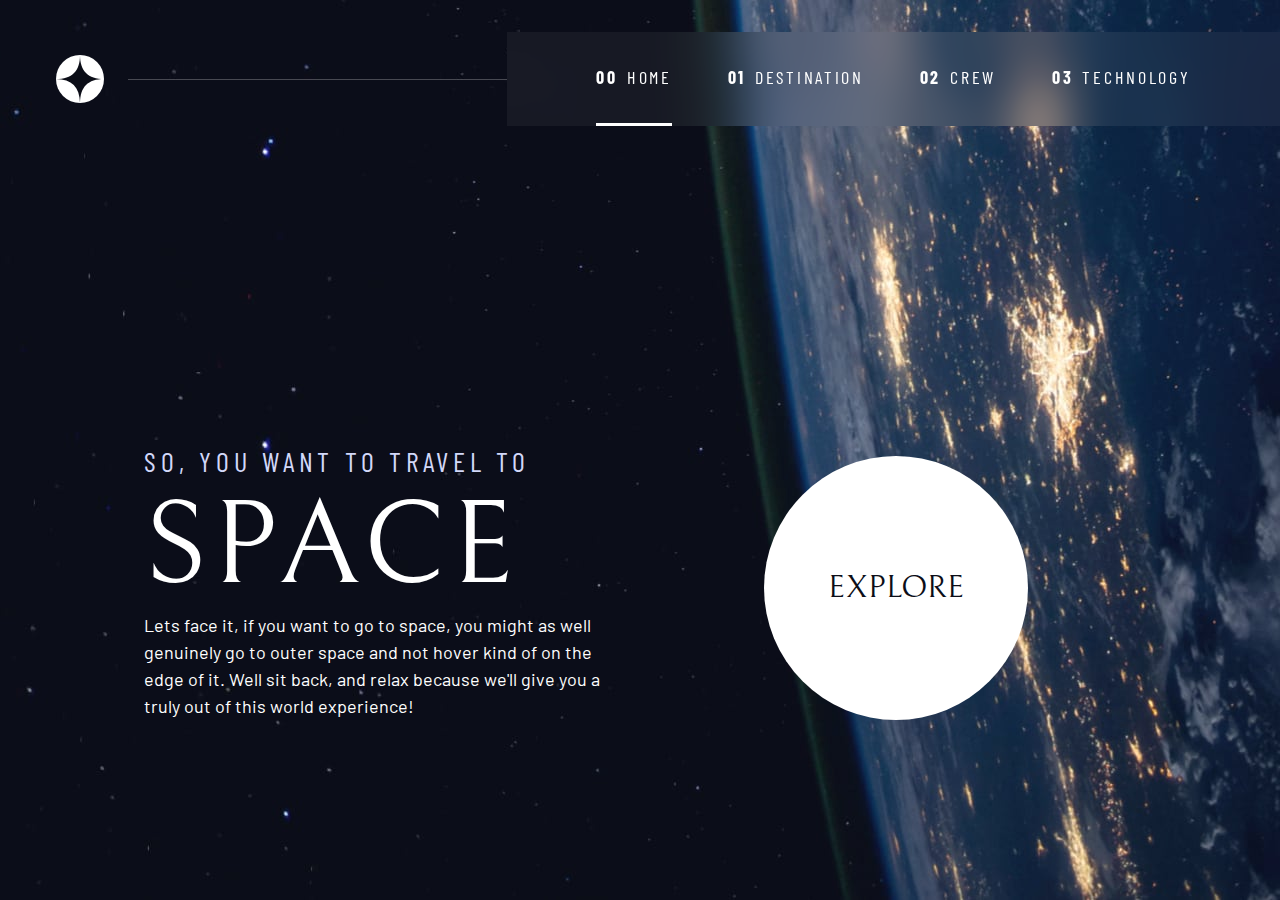
<file: index.html>
<!DOCTYPE html>
<html lang="en">

<head>
  <meta charset="UTF-8" />
  <meta name="viewport" content="width=device-width, initial-scale=1.0" />

  <link rel="icon" type="image/png" sizes="32x32" href="./assets/favicon-32x32.png" />
  <!-- Google fonts -->
  <link rel="preconnect" href="https://fonts.googleapis.com" />
  <link rel="preconnect" href="https://fonts.gstatic.com" crossorigin />
  <link
    href="https://fonts.googleapis.com/css2?family=Barlow+Condensed:wght@400;700&family=Bellefair&family=Barlow:wght@400;700&display=swap"
    rel="stylesheet" />

  <!-- Our custom CSS -->
  <link rel="stylesheet" href="style.css" />
  <title>Space Express</title>
</head>

<body class="home">
  <a class="skip-to-content" href="#main">Skip to content</a>
  <header class="primary-header flex">
    <div>
      <img src="./assets/shared/logo.svg" alt="space tourism logo" class="logo">
    </div>
    <button class="mobile-nav-toggle" aria-controls="primary-navigation"><span class="sr-only"
        aria-expanded="false">Menu</span></button>
    <nav>
      <ul id="primary-navigation" data-visible="false" class="primary-navigation underline-indicators flex">
        <li class="active"><a class="ff-sans-cond uppercase text-white letter-spacing-2" href="index.html"><span
              aria-hidden="true">00</span>Home</a>
        <li><a class="ff-sans-cond uppercase text-white letter-spacing-2" href="destination.html"><span
              aria-hidden="true">01</span>Destination</a>
        <li><a class="ff-sans-cond uppercase text-white letter-spacing-2" href="crew.html"><span
              aria-hidden="true">02</span>Crew</a>
        <li><a class="ff-sans-cond uppercase text-white letter-spacing-2" href="technology.html"><span
              aria-hidden="true">03</span>Technology</a>
      </ul>
    </nav>
  </header>

  <main id="main" class="grid-container grid-container--home">
    <div>
      <h1 class="text-accent fs-500 ff-sans-cond uppercase letter-spacing-1">
        So, you want to travel to
        <span class="d-block fs-900 ff-serif text-white">Space</span>
      </h1>

      <p>
        Lets face it, if you want to go to space, you might as well genuinely
        go to outer space and not hover kind of on the edge of it. Well sit
        back, and relax because we'll give you a truly out of this world
        experience!
      </p>
    </div>
    <div>
      <a href="/destination.html" class="large-button uppercase ff-serif text-dark bg-white">Explore</a>
    </div>
  </main>


</body>

<script src="script.js"></script>

</html>
</file>
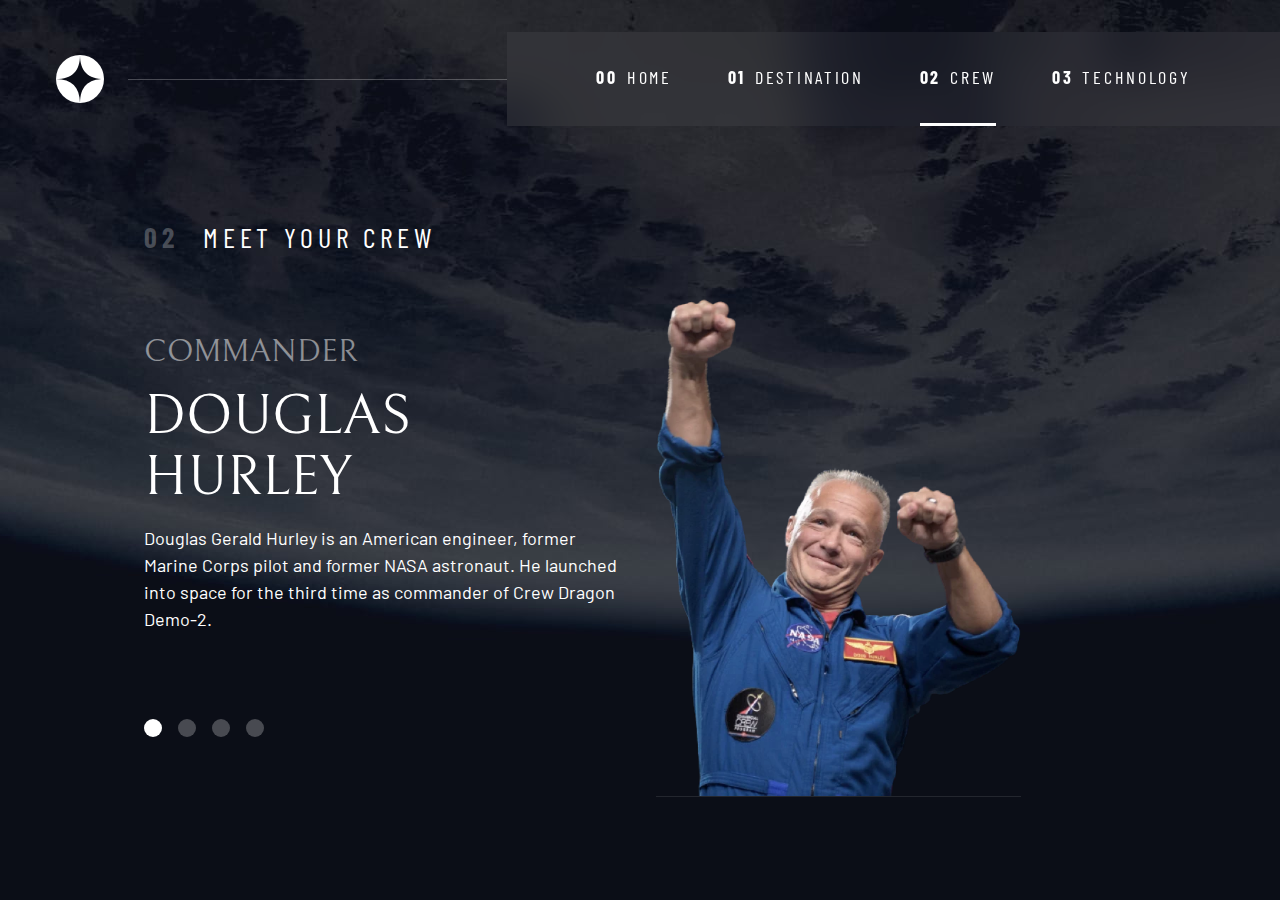
<file: crew.html>
<!DOCTYPE html>
<html lang="en">
  <head>
    <meta charset="UTF-8" />
    <meta name="viewport" content="width=device-width, initial-scale=1.0" />

    <link
      rel="icon"
      type="image/png"
      sizes="32x32"
      href="./assets/favicon-32x32.png"
    />
    <!-- Google fonts -->
    <link rel="preconnect" href="https://fonts.googleapis.com" />
    <link rel="preconnect" href="https://fonts.gstatic.com" crossorigin />
    <link
      href="https://fonts.googleapis.com/css2?family=Barlow+Condensed:wght@400;700&family=Bellefair&family=Barlow:wght@400;700&display=swap"
      rel="stylesheet"
    />

    <!-- Our custom CSS -->
    <link rel="stylesheet" href="style.css" />
    <title>Space Express</title>
  </head>

  <body class="crew">
    <a class="skip-to-content" href="#main">Skip to content</a>
    <header class="primary-header flex">
      <div>
        <img src="./assets/shared/logo.svg" alt="space tourism logo" class="logo">
      </div>
      <button class="mobile-nav-toggle" aria-controls="primary-navigation"><span class="sr-only" aria-expanded="false">Menu</span></button>
      <nav>
          <ul id="primary-navigation" data-visible="false" class="primary-navigation underline-indicators flex">
              <li><a class="ff-sans-cond uppercase text-white letter-spacing-2" href="index.html"><span aria-hidden="true">00</span>Home</a>
              <li><a class="ff-sans-cond uppercase text-white letter-spacing-2" href="destination.html"><span aria-hidden="true">01</span>Destination</a>
              <li class="active"><a class="ff-sans-cond uppercase text-white letter-spacing-2" href="crew.html"><span aria-hidden="true">02</span>Crew</a>
              <li><a class="ff-sans-cond uppercase text-white letter-spacing-2" href="technology.html"><span aria-hidden="true">03</span>Technology</a>
          </ul>
      </nav>
    </header>

   <main id="main" class="grid-container grid-container--crew flow transition">
      <h1 class="numbered-title">
        <span aria-hidden="true">02</span> Meet your crew
      </h1>

      <div class="dot-indicators flex">
        <button aria-selected="true">
          <span class="sr-only">The Commander</span>
        </button>
        <button aria-selected="false">
          <span class="sr-only">The Mission Specialist</span>
        </button>
        <button aria-selected="false">
          <span class="sr-only">The Pilot</span>
        </button>
        <button aria-selected="false">
          <span class="sr-only">The Crew Engineer</span>
        </button>
      </div>

      <article class="crew-details flow">
        <header class="flow flow=-space-small">
            <h2 class="fs-600 ff-serif uppercase">Commander</h2>
            <p class="fs-700 uppercase ff-serif">Douglas Hurley</p>
        </header>
        <p>
          Douglas Gerald Hurley is an American engineer, former Marine Corps
          pilot and former NASA astronaut. He launched into space for the third
          time as commander of Crew Dragon Demo-2.
        </p>
      </article>

      <picture class="crew-image">
        <source srcset="assets/crew/image-douglas-hurley.webp" type="image/webp">
        <img src="assets/crew/image-douglas-hurley.png" alt="Douglas Hurley">
    </picture>
    </main>
  </body>

  <script src="script.js"></script>
</html>
</file>
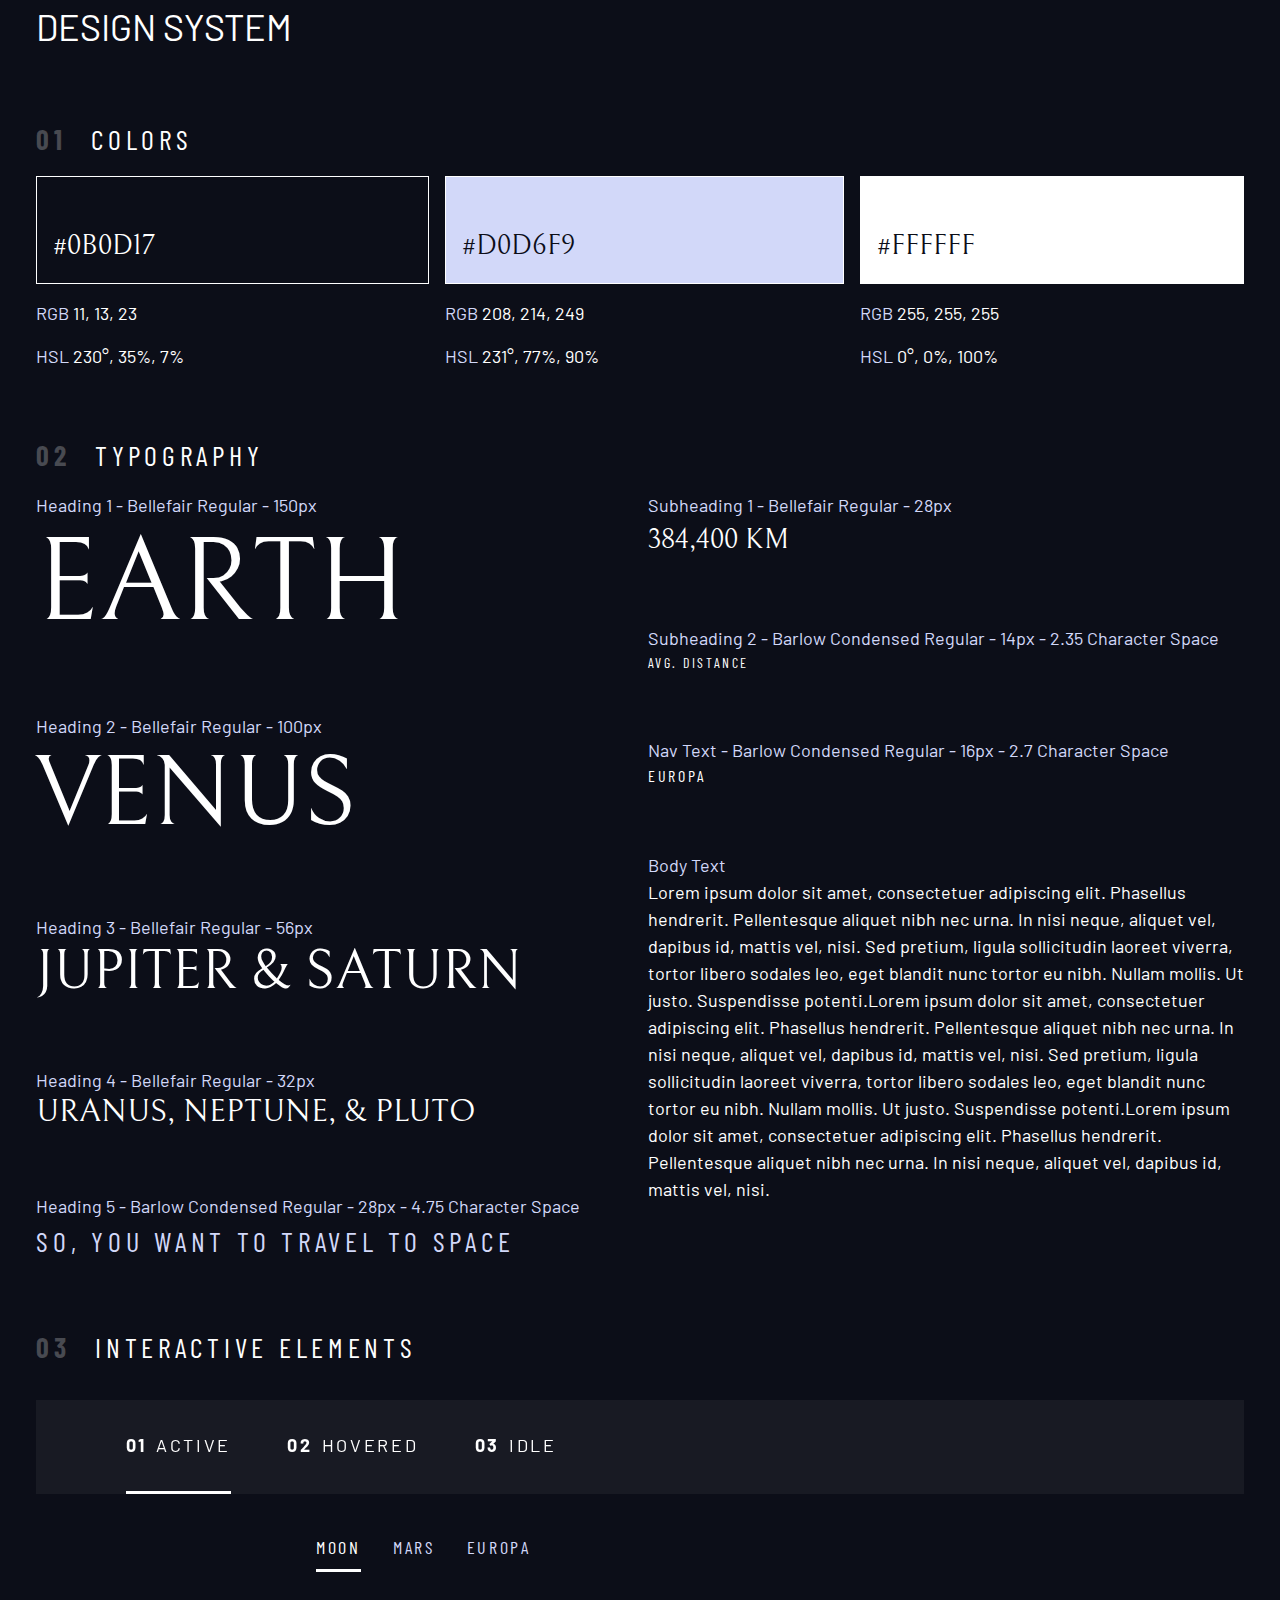
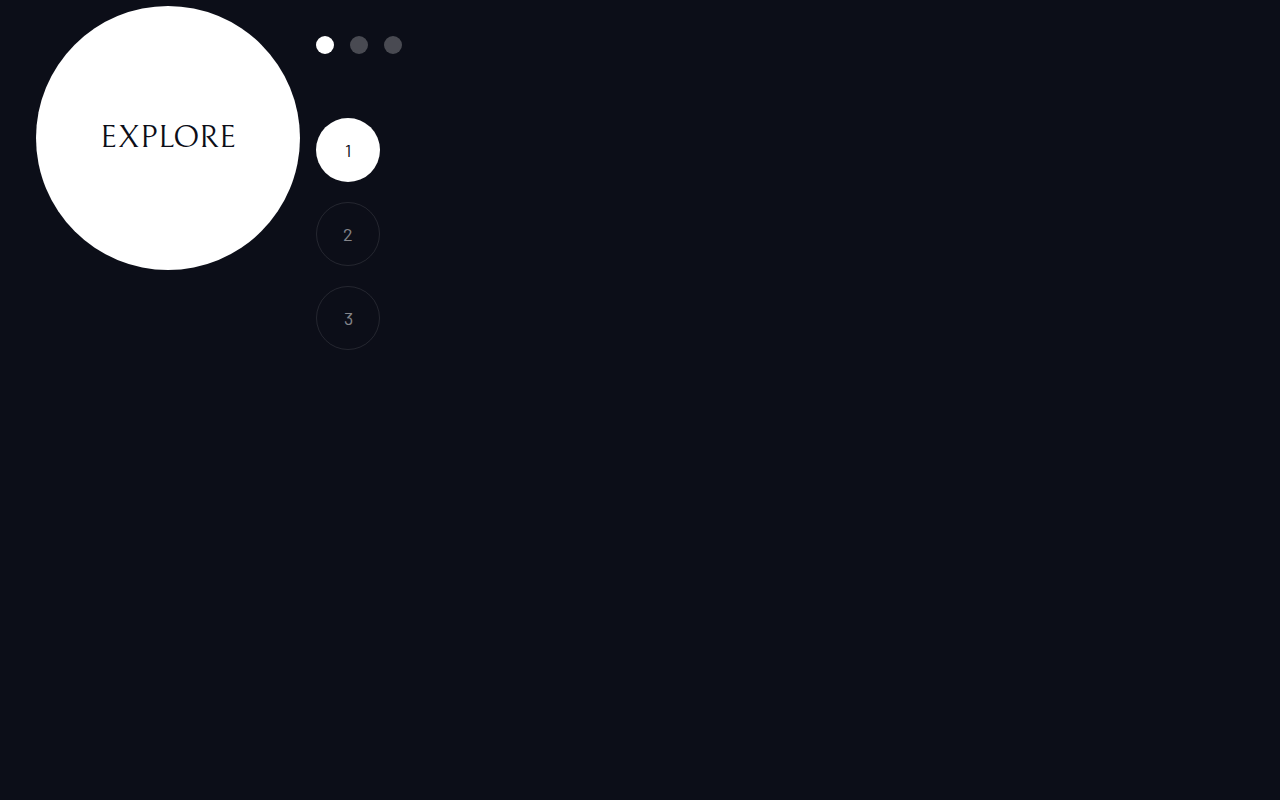
<file: design-system.html>
<html>
  <head>
    <!-- Google fonts -->
    <link rel="preconnect" href="https://fonts.googleapis.com" />
    <link rel="preconnect" href="https://fonts.gstatic.com" crossorigin />
    <link
      href="https://fonts.googleapis.com/css2?family=Barlow+Condensed:wght@400;700&family=Bellefair&family=Barlow:wght@400;700&display=swap"
      rel="stylesheet"
    />

    <link rel="stylesheet" href="style.css" />
    <title>Solar Express</title>
    <style></style>
  </head>
  <body class="bg-dark text-white">

    <div class="container flow">
      <h1 class="uppercase">Design system</h1>
      
      <section class="flow" id="colors" style="margin: 4rem 0">
          <h2 class="numbered-title"><span>01</span> colors</h2>
          <div class="flex">
              <div class="flow" style="flex-grow: 1;">
                  <div class="bg-dark text-white ff-serif fs-500" style="padding: 3rem 1rem 1rem; border: 1px solid white">#0B0D17</div>
                  <p><span class="text-accent">RGB</span> 11, 13, 23</p>
                  <p><span class="text-accent">HSL</span> 230°, 35%, 7%</p>
              </div>
              <div class="flow" style="flex-grow: 1;">
                  <div class="bg-accent text-dark ff-serif fs-500" style="padding: 3rem 1rem 1rem; border: 1px solid white">#D0D6F9</div>
                  <p><span class="text-accent">RGB</span> 208, 214, 249</p>
                  <p><span class="text-accent">HSL</span> 231°, 77%, 90%</p>
              </div>
              <div class="flow" style="flex-grow: 1;">
                  <div class="bg-white text-dark ff-serif fs-500" style="padding: 3rem 1rem 1rem; border: 1px solid white;">#FFFFFF</div>
                  <p><span class="text-accent">RGB</span> 255, 255, 255</p>
                  <p><span class="text-accent">HSL</span> 0°, 0%, 100%</p>
              </div>
          </div>
      </section>
      
      <section class="flow" id="typography"  style="margin: 4rem 0">
          <h2 class="numbered-title"><span>02 </span>Typography</h2>
          <div class="flex">
              <div class="flow" style="flex-basis: 100%; --flow-space: 4rem;">
                  <div> 
                      <p class="text-accent">Heading 1 - Bellefair Regular - 150px</p>
                      <p class="fs-900 ff-serif uppercase">Earth</p> 
                  </div>
                  <div> 
                      <p class="text-accent">Heading 2 - Bellefair Regular - 100px</p>
                      <p class="fs-800 ff-serif uppercase">Venus</p>
                  </div>
                  <div> 
                      <p class="text-accent">Heading 3 - Bellefair Regular - 56px</p>
                      <p class="fs-700 ff-serif uppercase">Jupiter & Saturn</p>
                  </div>
                  <div> 
                      <p class="text-accent">Heading 4 - Bellefair Regular - 32px</p>
                      <p class="fs-600 ff-serif uppercase">Uranus, Neptune, & Pluto</p>
                  </div> 
                  <div> 
                      <p class="text-accent">Heading 5 - Barlow Condensed Regular - 28px - 4.75 Character Space</p>
                      <p class="text-accent fs-500 ff-sans-cond uppercase letter-spacing-1">So, you want to travel to space</p>
                  </div>
              
              </div>
              
              <div class="flow" style="flex-basis: 100%; --flow-space: 4rem;">
                  <div> 
                      <p class="text-accent">Subheading 1 - Bellefair Regular - 28px</p>
                      <p class="fs-500 ff-serif uppercase">384,400 km</p>
                  </div>
                  <div> 
                      <p class="text-accent">Subheading 2 - Barlow Condensed Regular - 14px - 2.35 Character Space</p>
                      <p class="fs-200 uppercase ff-sans-cond letter-spacing-3">Avg. Distance</p>
                  </div>
                  <div> 
                      <p class="text-accent">Nav Text - Barlow Condensed Regular - 16px - 2.7 Character Space</p>
                      <p class="fs-300 uppercase ff-sans-cond letter-spacing-2">Europa</p>
                  </div>
                  <div> 
                      <p class="text-accent">Body Text</p>
                      <p>Lorem ipsum dolor sit amet, consectetuer adipiscing elit. Phasellus hendrerit. Pellentesque aliquet nibh nec urna. In nisi neque, aliquet vel, dapibus id, mattis vel, nisi. Sed pretium, ligula sollicitudin laoreet viverra, tortor libero sodales leo, eget blandit nunc tortor eu nibh. Nullam mollis. Ut justo. Suspendisse potenti.Lorem ipsum dolor sit amet, consectetuer adipiscing elit. Phasellus hendrerit. Pellentesque aliquet nibh nec urna. In nisi neque, aliquet vel, dapibus id, mattis vel, nisi. Sed pretium, ligula sollicitudin laoreet viverra, tortor libero sodales leo, eget blandit nunc tortor eu nibh. Nullam mollis. Ut justo. Suspendisse potenti.Lorem ipsum dolor sit amet, consectetuer adipiscing elit. Phasellus hendrerit. Pellentesque aliquet nibh nec urna. In nisi neque, aliquet vel, dapibus id, mattis vel, nisi. </p>
                  </div> 
              </div>
          </div>
      </section>
      
      <section class="flow" id="interactive-elements">
          <h2 class="numbered-title"><span>03</span> Interactive elements</h2>
          
          <!-- navigation -->
          <div>
              <nav>
                  <ul class="primary-navigation underline-indicators flex">
                      <li class="active"><a class="uppercase text-white letter-spacing-2" href="#"><span>01</span>Active</a>
                      <li><a class="uppercase text-white letter-spacing-2" href="#"><span>02</span>Hovered</a>
                      <li><a class="uppercase text-white letter-spacing-2" href="#"><span>03</span>Idle</a>
                  </ul>
              </nav>
          </div>
          
          <div class="flex">
              <div style="margin-top: 5rem">
                  <!-- explore button -->
                  <a href="#" class="large-button uppercase ff-serif fs-600 text-dark bg-white">Explore</a>
              </div>
              
              <div class="flow" style="margin-bottom: 50vh; --flow-space: 4rem;">
                  <!-- Tabs -->
                  <div class="tab-list underline-indicators flex">
                      <button aria-selected="true" class="uppercase ff-sans-cond text-accent letter-spacing-2">Moon</button>
                      <button aria-selected="false" class="uppercase ff-sans-cond text-accent letter-spacing-2">Mars</button>
                      <button aria-selected="false" class="uppercase ff-sans-cond text-accent letter-spacing-2">Europa</button>
                  </div>
                  
                  <!-- Dots -->
                  <div class="dot-indicators flex">
                    <button aria-selected="true"><span class="sr-only">Slide Title</span></button>
                    <button aria-selected="false"><span class="sr-only">Slide Title</span></button>
                    <button aria-selected="false"><span class="sr-only">Slide Title</span></button>
                  </div>
                  
                  <!-- Numbers -->
                  <div class="number-indicators">
                    <button aria-selected="true">1</button>
                    <button aria-selected="false">2</button>
                    <button aria-selected="false">3</button>
                  </div>
              </div>
          </div>
          
      </section>
      
      
  </div>

    <script src="script.js"></script>
  </body>
</html>
</file>
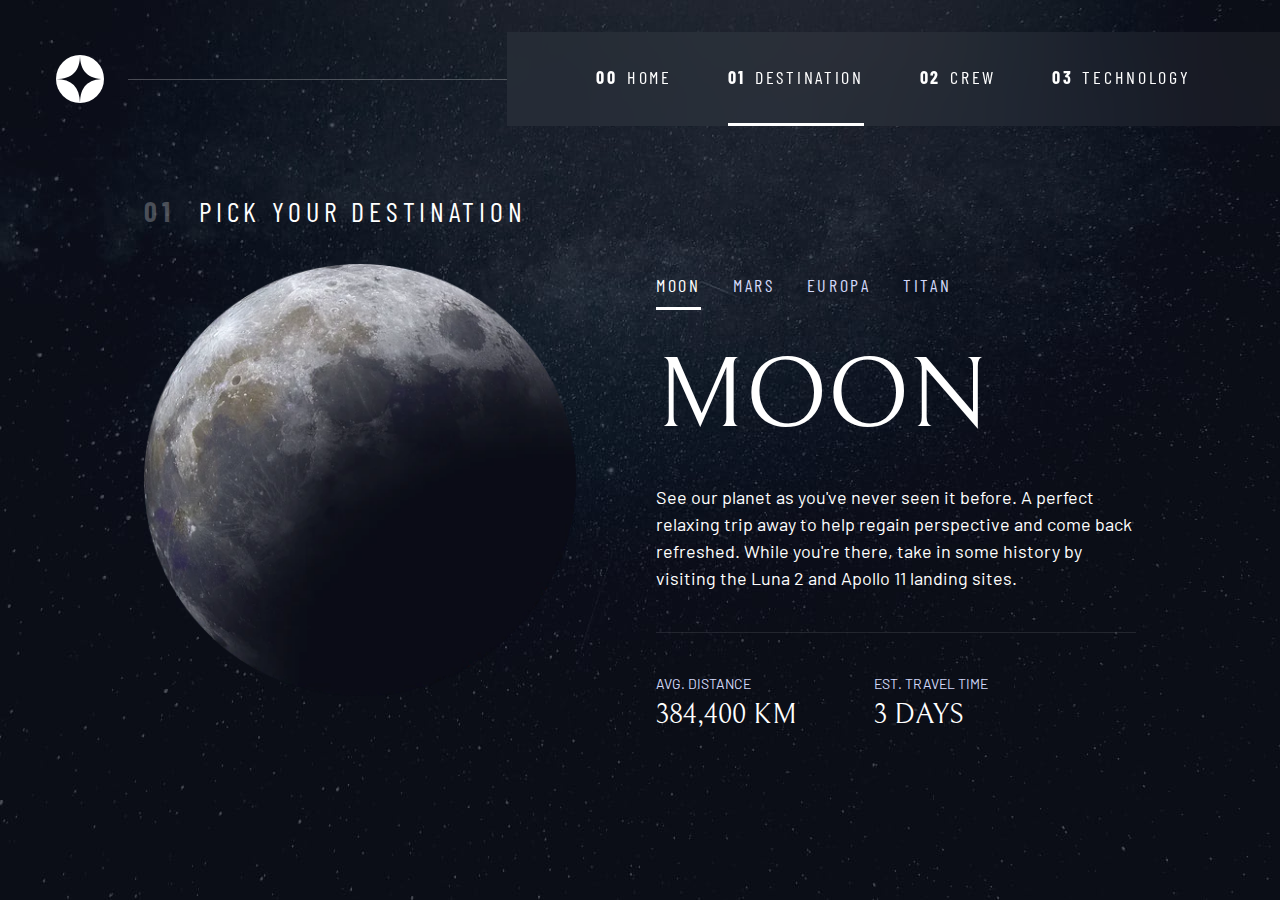
<file: destination.html>
<!DOCTYPE html>
<html lang="en">

<head>
    <meta charset="UTF-8" />
    <meta name="viewport" content="width=device-width, initial-scale=1.0" />

    <link rel="icon" type="image/png" sizes="32x32" href="./assets/favicon-32x32.png" />
    <!-- Google fonts -->
    <link rel="preconnect" href="https://fonts.googleapis.com" />
    <link rel="preconnect" href="https://fonts.gstatic.com" crossorigin />
    <link
        href="https://fonts.googleapis.com/css2?family=Barlow+Condensed:wght@400;700&family=Bellefair&family=Barlow:wght@400;700&display=swap"
        rel="stylesheet" />

    <!-- Our custom CSS -->
    <link rel="stylesheet" href="style.css" />
    <title>Space Express</title>
</head>

<body class="destination">
    <a class="skip-to-content" href="#main">Skip to content</a>
    <header class="primary-header flex">
        <div>
            <img src="./assets/shared/logo.svg" alt="space tourism logo" class="logo">
        </div>
        <button class="mobile-nav-toggle" aria-controls="primary-navigation"><span class="sr-only"
                aria-expanded="false">Menu</span></button>
        <nav>
            <ul id="primary-navigation" data-visible="false" class="primary-navigation underline-indicators flex">
                <li><a class="ff-sans-cond uppercase text-white letter-spacing-2" href="index.html"><span
                            aria-hidden="true">00</span>Home</a>
                <li class="active"><a class="ff-sans-cond uppercase text-white letter-spacing-2"
                        href="destination.html"><span aria-hidden="true">01</span>Destination</a>
                <li><a class="ff-sans-cond uppercase text-white letter-spacing-2" href="crew.html"><span
                            aria-hidden="true">02</span>Crew</a>
                <li><a class="ff-sans-cond uppercase text-white letter-spacing-2" href="technology.html"><span
                            aria-hidden="true">03</span>Technology</a>
            </ul>
        </nav>
    </header>

    <main id="main" class="grid-container grid-container--destination flow transition">
        <h1 class="numbered-title"><span aria-hidden="true">01</span> Pick your destination</h1>

        <picture class="destination-image">
            <source srcset="assets/destination/image-moon.webp" type="image/webp">
            <img src="assets/destination/image-moon.png" alt="the moon">
        </picture>

        <div class="tab-list underline-indicators flex">
            <button aria-selected="true" class="uppercase ff-sans-cond text-accent letter-spacing-2">Moon</button>
            <button aria-selected="false" class="uppercase ff-sans-cond text-accent letter-spacing-2">Mars</button>
            <button aria-selected="false" class="uppercase ff-sans-cond text-accent letter-spacing-2">Europa</button>
            <button aria-selected="false" class="uppercase ff-sans-cond text-accent letter-spacing-2">Titan</button>
        </div>

        <article class="destination-info flow">
            <h2 class="fs-800 uppercase ff-serif">Moon</h2>

            <p>See our planet as you've never seen it before. A perfect relaxing trip away to help
                regain perspective and come back refreshed. While you're there, take in some history
                by visiting the Luna 2 and Apollo 11 landing sites.</p>

            <div class="destination-meta flex">
                <div>
                    <h3 class="text-accent fs-200 uppercase">Avg. distance</h3>
                    <p class="ff-serif uppercase">384,400 km</p>
                </div>
                <div>
                    <h3 class="text-accent fs-200 uppercase">Est. travel time</h3>
                    <p class="ff-serif uppercase">3 days</p>
                </div>
            </div>

        </article>
    </main>

</body>

<script src="script.js"></script>

</html>
</file>
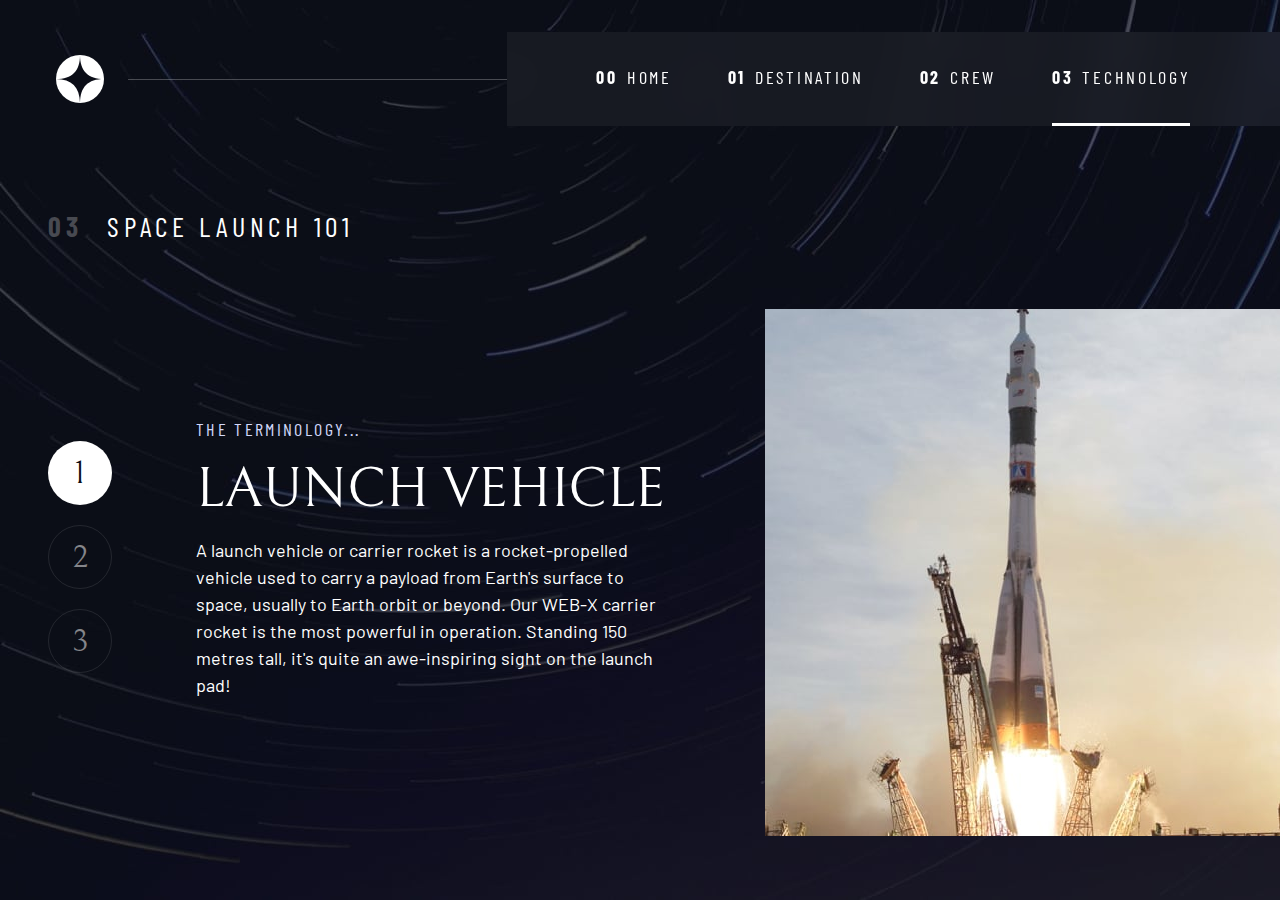
<file: technology.html>
<!DOCTYPE html>
<html lang="en">
<head>
    <meta charset="UTF-8" />
    <meta name="viewport" content="width=device-width, initial-scale=1.0" />
    <link rel="icon" type="image/png" sizes="32x32" href="./assets/favicon-32x32.png" />
    <!-- Google fonts -->
    <link rel="preconnect" href="https://fonts.googleapis.com" />
    <link rel="preconnect" href="https://fonts.gstatic.com" crossorigin />
    <link href="https://fonts.googleapis.com/css2?family=Barlow+Condensed:wght@400;700&family=Bellefair&family=Barlow:wght@400;700&display=swap" rel="stylesheet" />
    <!-- Our custom CSS -->
    <link rel="stylesheet" href="style.css" />
    <title>Space Express</title>
</head>

<body class="technology">
    <a class="skip-to-content" href="#main">Skip to content</a>
    <header class="primary-header flex">
        <div>
            <img src="./assets/shared/logo.svg" alt="space tourism logo" class="logo">
        </div>
        <button class="mobile-nav-toggle" aria-controls="primary-navigation"><span class="sr-only" aria-expanded="false">Menu</span></button>
        <nav>
            <ul id="primary-navigation" data-visible="false" class="primary-navigation underline-indicators flex">
                <li><a class="ff-sans-cond uppercase text-white letter-spacing-2" href="index.html"><span aria-hidden="true">00</span>Home</a></li>
                <li><a class="ff-sans-cond uppercase text-white letter-spacing-2" href="destination.html"><span aria-hidden="true">01</span>Destination</a></li>
                <li><a class="ff-sans-cond uppercase text-white letter-spacing-2" href="crew.html"><span aria-hidden="true">02</span>Crew</a></li>
                <li class="active"><a class="ff-sans-cond uppercase text-white letter-spacing-2" href="technology.html"><span aria-hidden="true">03</span>Technology</a></li>
            </ul>
        </nav>
    </header>

    <main id="main" class="grid-container grid-container--technology flow transition">
        <h1 class="numbered-title"><span aria-hidden="true">03</span> Space launch 101</h1>

        <div class="number-indicators flex">
            <button aria-selected="true" class="ff-serif fs-600">1</button>
            <button aria-selected="false" class="ff-serif fs-600">2</button>
            <button aria-selected="false" class="ff-serif fs-600">3</button>
        </div>

        <article class="technology-details flow">
            <header class="flow">
                <h2 class="fs-400 ff-sans-cond letter-spacing-3 uppercase text-accent">The terminology...</h2>
                <p class="t-title fs-700 uppercase ff-serif">Launch vehicle</p>
            </header>
            <p class="t-description">A launch vehicle or carrier rocket is a rocket-propelled vehicle used to carry a payload from Earth's surface to space, usually to Earth orbit or beyond. Our WEB-X carrier rocket is the most powerful in operation. Standing 150 metres tall, it's quite an awe-inspiring sight on the launch pad!</p>
        </article>

        <picture class="technology-image">
            <source srcset="assets/technology/image-launch-vehicle-portrait.jpg" media="(min-width: 45em)" type="image/jpg">
            <img src="assets/technology/image-launch-vehicle-landscape.jpg" alt="Launch vehicle">
        </picture>
    </main>
</body>

<script src="script.js"></script>
</html>
</file>
<file: style.css>
/* ------------------- */
/* Custom properties   */
/* ------------------- */

:root {
  /* colors */
  --clr-dark: 230 35% 7%;
  --clr-light: 231 77% 90%;
  --clr-white: 0 0% 100%;

  /* font-sizes */
  --fs-900: clamp(5rem, 8vw + 1rem, 9.375rem);
  --fs-800: 3.5rem;
  --fs-700: 1.5rem;
  --fs-600: 1rem;
  --fs-500: 1rem;
  --fs-400: 0.9375rem;
  --fs-300: 1rem;
  --fs-200: 0.875rem;

  /* font-families */
  --ff-serif: "Bellefair", serif;
  --ff-sans-cond: "Barlow Condensed", sans-serif;
  --ff-sans-normal: "Barlow", sans-serif;
}

@media (min-width: 35em) {
  :root {
    --fs-800: 5rem;
    --fs-700: 2.5rem;
    --fs-600: 1.5rem;
    --fs-500: 1.25rem;
    --fs-400: 1rem;
  }
}

@media (min-width: 45em) {
  :root {
    /* font-sizes */
    --fs-800: 6.25rem;
    --fs-700: 3.5rem;
    --fs-600: 2rem;
    --fs-500: 1.75rem;
    --fs-400: 1.125rem;
  }
}

/* ------------------- */
/* Reset               */
/* ------------------- */

/* https://piccalil.li/blog/a-modern-css-reset/ */

/* Box sizing */
*,
*::before,
*::after {
  box-sizing: border-box;
}

/* Reset margins */
body,
h1,
h2,
h3,
h4,
h5,
p,
figure,
picture {
  margin: 0;
}

h1,
h2,
h3,
h4,
h5,
h6,
p {
  font-weight: 400;
}

/* set up the body */
body {
  font-family: var(--ff-sans-normal);
  font-size: var(--fs-400);
  color: hsl(var(--clr-white));
  background-color: hsl(var(--clr-dark));
  line-height: 1.5;
  min-height: 100vh;

  display: grid;
  grid-template-rows: min-content 1fr;

  overflow-x: hidden;
}

/* make images easier to work with */
img,
picutre {
  max-width: 100%;
  display: block;
}

/* make form elements easier to work with */
input,
button,
textarea,
select {
  font: inherit;
}

/* remove animations for people who've turned them off */
@media (prefers-reduced-motion: reduce) {
  *,
  *::before,
  *::after {
    animation-duration: 0.01ms !important;
    animation-iteration-count: 1 !important;
    transition-duration: 0.01ms !important;
    scroll-behavior: auto !important;
  }
}

/* ------------------- */
/* Utility classes     */
/* ------------------- */

/* general */

.flex {
  display: flex;
  gap: var(--gap, 1rem);
}

.grid {
  display: grid;
  gap: var(--gap, 1rem);
}

.d-block {
  display: block;
}

.flow > *:where(:not(:first-child)) {
  margin-top: var(--flow-space, 1rem);
}

flow--space-small {
  --flow-space: 0.75rem; 
}

.container {
  padding-inline: 2em;
  margin-inline: auto;
  max-width: 80rem;
}

.sr-only {
  position: absolute;
  width: 1px;
  height: 1px;
  padding: 0;
  margin: -1px;
  overflow: hidden;
  clip: rect(0, 0, 0, 0);
  white-space: nowrap; /* added line */
  border: 0;
}

.skip-to-content {
  position: absolute;
  z-index: 9999;
  background: hsl(var(--clr-white));
  color: hsl(var(--clr-dark));
  padding: 0.5em 1em;
  margin-inline: auto;
  transform: translateY(-100%);
  transition: transform 250ms ease-in;
}

.skip-to-content:focus {
  transform: translateY(0);
}

/* colors */

.bg-dark {
  background-color: hsl(var(--clr-dark));
}
.bg-accent {
  background-color: hsl(var(--clr-light));
}
.bg-white {
  background-color: hsl(var(--clr-white));
}

.text-dark {
  color: hsl(var(--clr-dark));
}
.text-accent {
  color: hsl(var(--clr-light));
  opacity: 1;
}
.text-white {
  color: #ffffff;
}

/* typography */

.ff-serif {
  font-family: var(--ff-serif);
}
.ff-sans-cond {
  font-family: var(--ff-sans-cond);
}
.ff-sans-normal {
  font-family: var(--ff-sans-normal);
}

.letter-spacing-1 {
  letter-spacing: 4.75px;
}
.letter-spacing-2 {
  letter-spacing: 2.7px;
}
.letter-spacing-3 {
  letter-spacing: 2.35px;
}

.uppercase {
  text-transform: uppercase;
}

.fs-900 {
  font-size: var(--fs-900);
}
.fs-800 {
  font-size: var(--fs-800);
}
.fs-700 {
  font-size: var(--fs-700);
}
.fs-600 {
  font-size: var(--fs-600);
}
.fs-500 {
  font-size: var(--fs-500);
}
.fs-400 {
  font-size: var(--fs-400);
}
.fs-300 {
  font-size: var(--fs-300);
}
.fs-200 {
  font-size: var(--fs-200);
}

.fs-900,
.fs-800,
.fs-700,
.fs-600 {
  line-height: 1.1;
}

.numbered-title {
  font-family: var(--ff-sans-cond);
  font-size: var(--fs-500);
  text-transform: uppercase;
  letter-spacing: 4.72px;
}

.numbered-title span {
  margin-right: 0.5em;
  font-weight: 700;
  color: hsl(var(--clr-white) / 0.25);
}

/* ------------------- */
/* Compontents         */
/* ------------------- */

.large-button {
  font-size: 2rem;
  position: relative;
  z-index: 1;
  display: inline-grid;
  place-items: center;
  padding: 0 2em;
  border-radius: 50%;
  aspect-ratio: 1;
  text-decoration: none;
}

.large-button::after {
  content: "";
  position: absolute;
  z-index: -1;
  width: 100%;
  height: 100%;
  background: hsl(var(--clr-white) / 0.1);
  border-radius: 50%;
  opacity: 0;
  transition: opacity 500ms linear, transform 750ms ease-in-out;
}

.large-button:hover::after,
.large-button:focus::after {
  opacity: 1;
  transform: scale(1.5);
}

/* primary-header */

.logo {
  margin: 1.5rem clamp(1.5rem, 5vw, 3.5rem);
}

.primary-header {
  justify-content: space-between;
  align-items: center;
}

.primary-navigation {
  --gap: clamp(1.5rem, 5vw, 3.5rem);
  --underline-gap: 2rem;
  list-style: none;
  padding: 0;
  margin: 0;
  background: hsl(var(--clr-white) / 0.05);
  backdrop-filter: blur(1.5rem);
}

.primary-navigation a {
  text-decoration: none;
}

.primary-navigation a > span {
  font-weight: 700;
  margin-right: 0.5em;
}

.mobile-nav-toggle {
  display: none;
}

@media (max-width: 35rem) {
  .primary-navigation {
    --underline-gap: 0.5rem;
    position: fixed;
    z-index: 1000;
    inset: 0 0 0 30%;
    list-style: none;
    padding: min(20rem, 15vh) 2rem;
    margin: 0;
    flex-direction: column;
    transform: translateX(100%);
    transition: transform 500ms ease-in-out;
  }

  .primary-navigation[data-visible="true"] {
    transform: translateX(0);
  }

  .primary-navigation.underline-indicators > .active {
    border: 0;
  }

  .mobile-nav-toggle {
    display: block;
    position: absolute;
    z-index: 2000;
    right: 1rem;
    top: 2rem;
    background: transparent;
    background-image: url(./assets/shared/icon-hamburger.svg);
    background-repeat: no-repeat;
    background-position: center;
    width: 1.5rem;
    aspect-ratio: 1;
    border: 0;
  }

  .mobile-nav-toggle[aria-expanded="true"] {
    background-image: url(./assets/shared/icon-close.svg);
  }

  .mobile-nav-toggle:focus-visible {
    outline: 5px solid white;
    outline-offset: 5px;
  }
}

@media (min-width: 35em) {
  .primary-navigation {
    padding-inline: clamp(3rem, 7vw, 7rem);
  }
}

@media (min-width: 35em) and (max-width: 44.999em) {
  .primary-navigation a > span {
    display: none;
  }
}

@media (min-width: 45em) {
  .primary-header::after {
    content: "";
    display: block;
    position: relative;
    height: 1px;
    width: 100%;
    margin-right: -2.5rem;
    background: hsl(var(--clr-white) / 0.25);
    order: 1;
  }

  nav {
    order: 2;
  }

  .primary-navigation {
    margin-block: 2rem;
  }
}

.underline-indicators > * {
  cursor: pointer;
  padding: var(--underline-gap, 0.5rem) 0;
  border: 0;
  border-bottom: 0.2rem solid hsl(var(--clr-white) / 0);
  transition: border-color 450ms ease-in-out, color 450ms ease-in-out;
  background-color: transparent;
}

.underline-indicators > li:hover,
.underline-indicators > button:hover,
.underline-indicators > *:focus {
  border-color: hsl(var(--clr-white) / 0.5);
}

.underline-indicators > .active,
.underline-indicators > [aria-selected="true"] {
  color: hsl(var(--clr-white) / 1);
  border-color: hsl(var(--clr-white) / 1);
}

.tab-list {
  --gap: 2rem;
}

.dot-indicators > * {
  cursor: pointer;
  padding: 0.5em;
  border: 0;
  background-color: hsl(var(--clr-white) / 0.25);
  border-radius: 50%;
  aspect-ratio: 1;
}

.dot-indicators > button:hover,
.dot-indicators > *:focus {
  background-color: hsl(var(--clr-white) / 0.5);
}

.dot-indicators > [aria-selected="true"] {
  background-color: hsl(var(--clr-white) / 1);
}

.number-indicators {
  display: flex;
  gap: 1.25rem;
  flex-direction: row;  /* Changed from column to row */
}

.number-indicators > * {
  cursor: pointer;
  width: 4rem;
  height: 4rem;
  color: hsl(var(--clr-white) / 0.5);
  background-color: hsl(var(--clr-white) / 0);
  border: 0.1rem solid hsl(var(--clr-white) / 0.1);
  border-radius: 50%;
}

.number-indicators > button[aria-selected="false"]:hover,
.number-indicators > *:focus {
  color: hsl(var(--clr-white) / 1);
  border-color: hsl(var(--clr-white) / 0.5);
}

.number-indicators > [aria-selected="true"] {
  color: hsl(var(--clr-dark));
  background-color: hsl(var(--clr-white) / 1);
}

/* ----------------------------- */
/* Page specific background      */
/* ----------------------------- */
body {
  background-size: cover;
  background-position: bottom center;
}

body::-webkit-scrollbar {
  display: none;
}

/* home */
.home {
  background-image: url(./assets/home/background-home-mobile.jpg);
}

@media (min-width: 35rem) {
  .home {
    background-position: center center;
    background-image: url(./assets/home/background-home-tablet.jpg);
  }
}

@media (min-width: 45rem) {
  .home {
    background-image: url(./assets/home/background-home-desktop.jpg);
  }
}

/* destination */
.destination {
  background-image: url(./assets/destination/background-destination-mobile.jpg);
}

@media (min-width: 35rem) {
  .destination {
    background-position: center center;
    background-image: url(./assets/destination/background-destination-tablet.jpg);
  }
}

@media (min-width: 45rem) {
  .destination {
    background-image: url(./assets/destination/background-destination-desktop.jpg);
  }
}

/* crew */
.crew {
  background-image: url(./assets/crew/background-crew-mobile.jpg);
}

@media (min-width: 35rem) {
  .crew {
    background-position: center center;
    background-image: url(./assets/crew/background-crew-tablet.jpg);
  }
}

@media (min-width: 45rem) {
  .crew {
    background-image: url(./assets/crew/background-crew-desktop.jpg);
  }
}

/* technology */
.technology {
  background-image: url(./assets/technology/background-technology-mobile.jpg);
}

@media (min-width: 35rem) {
  .technology {
    background-position: center center;
    background-image: url(./assets/technology/background-technology-tablet.jpg);
  }
}

@media (min-width: 45rem) {
  .technology {
    background-image: url(./assets/technology/background-technology-desktop.jpg);
  }
}

/* ----------------------------- */
/* Layout                        */
/* ----------------------------- */

.grid-container {
  text-align: center;
  display: grid;
  place-items: center;
  padding-inline: 1rem;
  padding-bottom: 4rem;
  opacity: 1;
  transition: opacity 0.5s ease-in-out;
}

.grid-container p:not([class]) {
  max-width: 50ch;
}

.numbered-title {
  grid-area: title;
}

/* destination layout */

.grid-container--destination {
  --flow-space: 2rem;
  grid-template-areas:
    "title"
    "image"
    "tabs"
    "content";
}

.grid-container--destination > picture {
  grid-area: image;
  max-width: 60%;
  align-self: start;
}

.grid-container--destination > .tab-list {
  grid-area: tabs;
}

.grid-container--destination > .destination-info {
  grid-area: content;
}

.destination-meta {
  flex-direction: column;
  border-top: 1px solid hsl(var(--clr-white) / 0.1);
  padding-top: 2.5rem;
  margin-top: 2.5rem;
}

.destination-meta p {
  font-size: 1.75rem;
}

/* crew layout */

.grid-container--crew {
  --flow-space: 1rem;
  grid-template-areas:
    "title"
    "image"
    "tabs"
    "content";
}

.grid-container--crew > picture {
  grid-area: image;
  max-width: 60%;
  border-bottom: 1px solid hsl(var(--clr-white) / 0.1);
}

.grid-container--crew > .dot-indicators {
  grid-area: tabs;
  margin-bottom: 0;
}

.grid-container--crew > .crew-details {
  grid-area: content;
}

.crew-details h2 {
  color: hsl(var(--clr-white) / 0.5);
}

/* technology layout */
.grid-container--technology {
  padding-inline: 0;
  --flow-space: 1rem;
  grid-template-areas:
    "title"
    "image"
    "tabs"
    "content";
}

.grid-container--technology > picture {
  grid-area: image;
  max-width: 100%;
}

.grid-container--technology > .number-indicators {
  grid-area: tabs;
}

.grid-container--technology > .technology-details {
  grid-area: content;
}

.technology-details {
  padding-inline: 1.25rem;
}

@media (min-width: 35em) {
  .numbered-title {
    justify-self: start;
    margin-top: 2rem;
  }

  .destination-meta {
    flex-direction: row;
    justify-content: space-evenly;
  }

  .grid-container--crew {
    padding-bottom: 0;
    grid-template-areas:
      "title"
      "content"
      "tabs"
      "image";
  }

  .grid-container--technology > picture {
    max-width: 100%;
  }
}

@media (min-width: 45em) {
  .grid-container {
    text-align: left;
    column-gap: var(--container-gap, 2rem);
    grid-template-columns: minmax(1rem, 1fr) repeat(2, minmax(0, 30rem)) minmax(
        1rem,
        1fr
      );
  }

  .grid-container--home {
    padding-bottom: max(6rem, 20vh);
    align-items: end;
  }

  .grid-container--home > *:first-child {
    grid-column: 2;
  }

  .grid-container--home > *:last-child {
    grid-column: 3;
  }

  .grid-container--destination {
    justify-items: start;
    align-content: start;
    grid-template-areas:
      ". title title ."
      ". image tabs ."
      ". image content .";
  }

  .grid-container--destination > picture{
    max-width: 90%;
  }

  .destination-meta {
    --gap: min(6vw, 6rem);
    justify-content: start;
  }

  .grid-container--crew {
    grid-template-columns: minmax(1rem, 1fr) minmax(0, 37rem) minmax(0, 3) minmax(1rem, 1fr);
    justify-items: start;
    grid-template-areas:
      ". title title ."
      ". content image ."
      ". tabs image .";
  }

  .grid-container--crew > picture {
    grid-column: span 2;
    align-self: start;
  }

  .grid-container--crew > .dot-indicators {
    margin-bottom: 8rem;
  }

  .grid-container--technology {
    grid-template-columns: minmax(1rem, 1fr) minmax(0, 6rem) minmax(0, 37rem) minmax(0, 32rem) minmax(1rem, 1fr);
    grid-template-areas: 
      ". title title title ."
      ". tabs content image image";
    justify-items: start;
  }

  .grid-container--technology > picture {
    grid-column: span 2;
    max-width: 100%;
    align-self: end;
    justify-self: end;
  }

  .number-indicators {
    flex-direction: column;  /* Only change to column on desktop */
  }
}

/* transition effects */
.transition {
  transition: opacity 0.5s ease-in-out;
  opacity: 1;
}

.fade-out {
  opacity: 0;
}

/* Remove or comment out the .hidden class if not needed elsewhere */
/* .hidden {
  opacity: 0;
} */

.technology-image img {
  max-width: 100%;
  height: auto;
  display: block;
}
</file>
